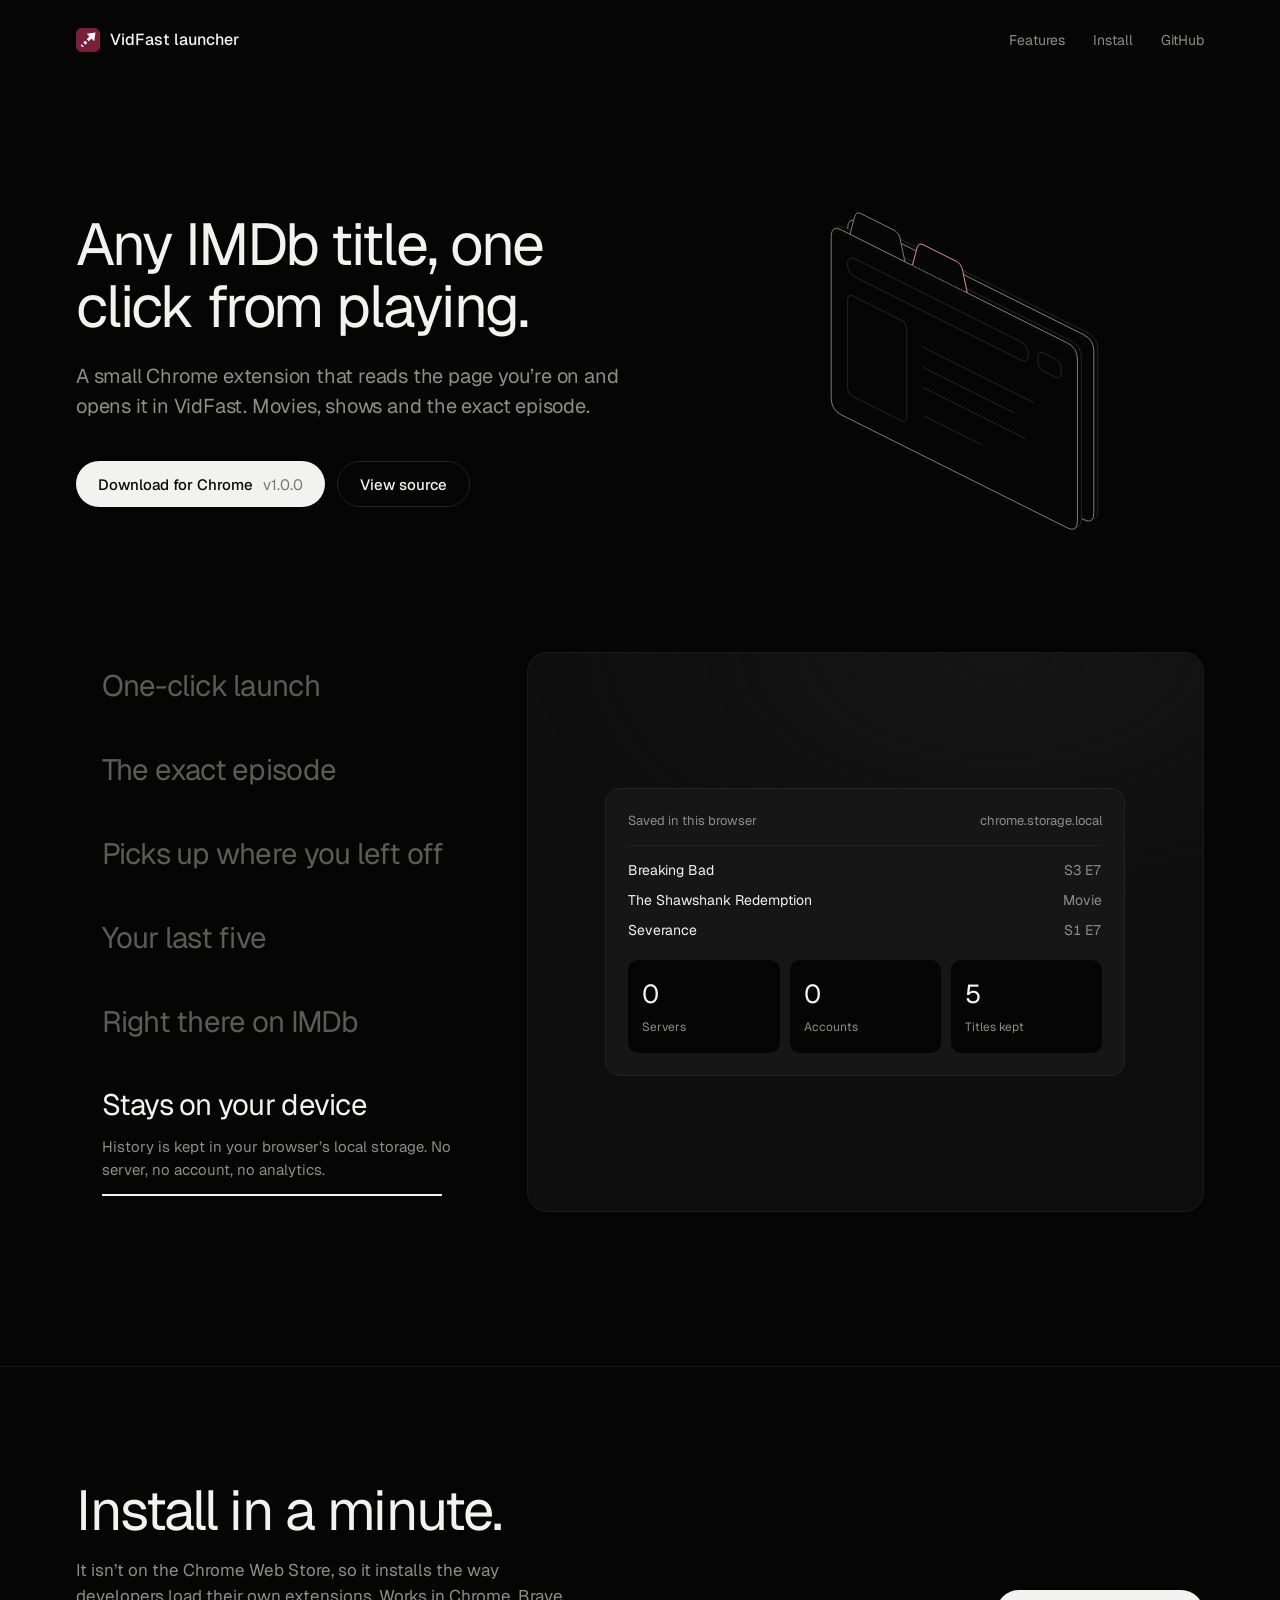
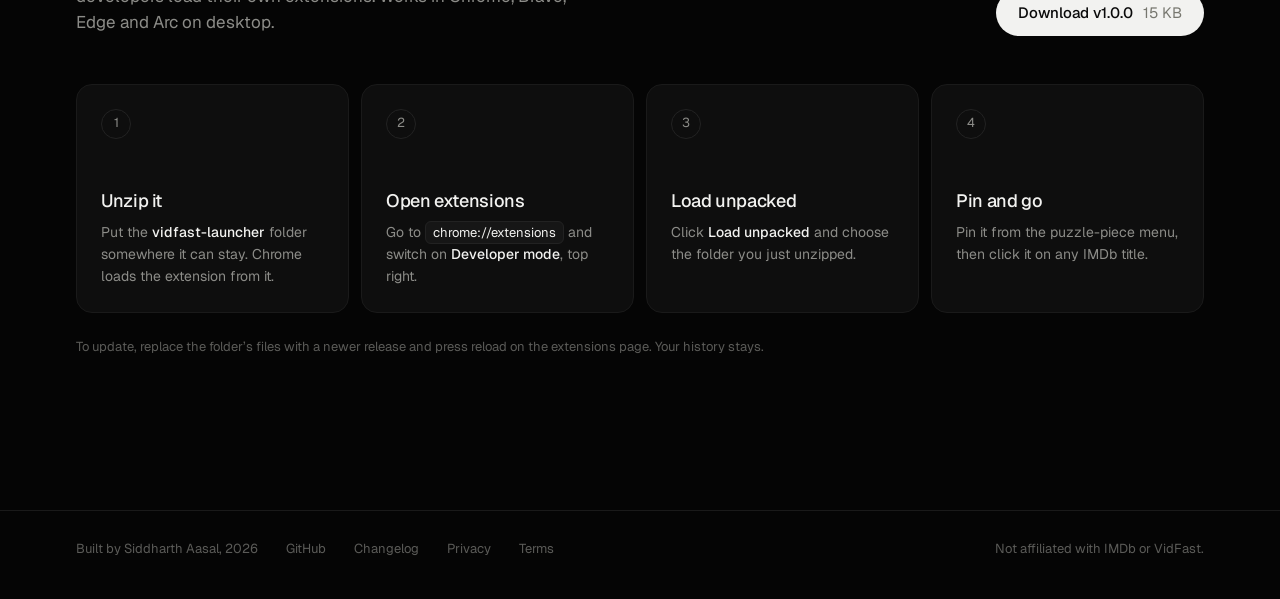
<file: docs/index.html>
<!doctype html>
<html lang="en">
<head>
  <meta charset="utf-8">
  <meta name="viewport" content="width=device-width, initial-scale=1">
  <title>VidFast launcher</title>
  <meta name="description" content="A small Chrome extension that opens the IMDb title you're on in VidFast with one click, and remembers your last five.">
  <meta name="theme-color" content="#050505">
  <meta property="og:title" content="VidFast launcher">
  <meta property="og:description" content="Any IMDb title, one click from playing. A small Chrome extension in plain JavaScript.">
  <meta property="og:type" content="website">
  <meta property="og:url" content="https://siddharthaasal.github.io/imdb-to-vidfast/">
  <meta property="og:image" content="https://siddharthaasal.github.io/imdb-to-vidfast/og.png">
  <meta property="og:image:width" content="1200">
  <meta property="og:image:height" content="630">
  <meta property="og:image:alt" content="VidFast launcher: imdb.com/title/tt0111161 becomes vidfast.pro/movie/tt0111161. Any IMDb title, one click from playing.">
  <meta name="twitter:card" content="summary_large_image">
  <link rel="icon" href="data:image/svg+xml,%3Csvg xmlns='http://www.w3.org/2000/svg' viewBox='0 0 128 128'%3E%3Crect width='128' height='128' rx='30' fill='%237A1E3A'/%3E%3Cg fill='%23fff'%3E%3Cpolygon points='104,24 96.93,70.67 57.33,31.07'/%3E%3Cpolygon points='83.49,55.82 68.64,70.67 57.33,59.36 72.18,44.51'/%3E%3Cpolygon points='60.16,79.15 50.26,89.05 38.95,77.74 48.85,67.84'/%3E%3Cpolygon points='41.77,97.54 36.12,103.2 24.8,91.88 30.46,86.23'/%3E%3C/g%3E%3C/svg%3E">
  <link rel="preconnect" href="https://fonts.googleapis.com">
  <link rel="preconnect" href="https://fonts.gstatic.com" crossorigin>
  <link href="https://fonts.googleapis.com/css2?family=Geist:wght@300;400;500;600&display=swap" rel="stylesheet">
  <style>
    :root {
      color-scheme: dark;
      --bg: #050505;
      --panel: #0e0e0e;
      --raised: #161616;
      --raised-2: #1d1d1d;
      --line: #222222;
      --line-soft: #1a1a1a;
      --text: #f2f2f0;
      --muted: #8c8c88;
      --dim: #5b5b58;
      --brand: #7a1e3a;
      --brand-light: #e48aa4;
      --font: 'Geist', -apple-system, BlinkMacSystemFont, 'Segoe UI', system-ui, sans-serif;
      --max: 1240px;
      --gutter: clamp(16px, 4.5vw, 56px);
      --cycle: 6s;
    }

    *, *::before, *::after { box-sizing: border-box; }

    html { -webkit-text-size-adjust: 100%; scroll-behavior: smooth; }

    body {
      margin: 0;
      background: var(--bg);
      color: var(--text);
      font: 400 16px/1.55 var(--font);
      -webkit-font-smoothing: antialiased;
    }

    a { color: inherit; text-decoration: none; }
    b { font-weight: 500; }

    .wrap {
      max-width: var(--max);
      margin: 0 auto;
      padding: 0 var(--gutter);
    }

    .mark { display: block; flex: none; }

    /* ---------- Top bar ---------- */

    .bar {
      display: flex;
      align-items: center;
      gap: 12px;
      padding-top: 28px;
      padding-bottom: 28px;
    }

    .brand {
      display: flex;
      align-items: center;
      gap: 10px;
      font-weight: 500;
    }

    .bar nav {
      margin-left: auto;
      display: flex;
      gap: 28px;
      font-size: 14px;
      color: var(--muted);
    }

    .bar nav a:hover { color: var(--text); }

    /* ---------- Hero ---------- */

    .hero {
      display: grid;
      grid-template-columns: minmax(0, 6fr) minmax(0, 5fr);
      align-items: center;
      gap: clamp(32px, 5vw, 72px);
      padding-top: clamp(40px, 7vw, 96px);
      padding-bottom: clamp(64px, 8vw, 112px);
    }

    /* The hero drawing: a Hairline figure (docs/figures/dock.js on docs/vendor/hairline-kernel.js) */
    .figure {
      position: relative;
      --hairline-plate: var(--bg);
      --hairline-hi: var(--brand-light);
      --hairline-edge: #7c7c77;
      --hairline-mid: #44443f;
      --hairline-lo: #252524;
      --hairline-stroke: 1;
    }

    /* The drawing fills about a third of its 5:4 box, so the box is drawn larger than the column. */
    #figure-stage {
      width: 128%;
      margin: -12% -14% -12% -14%;
    }

    .figure-read {
      position: absolute;
      right: 2%;
      top: 6%;
      z-index: 1;
      color: var(--dim);
      font-size: 12px;
      font-variant-numeric: tabular-nums;
      letter-spacing: 0.02em;
      pointer-events: none;
    }

    h1, h2 {
      margin: 0;
      font-weight: 400;
      letter-spacing: -0.035em;
    }

    h1 {
      max-width: 18ch;
      font-size: clamp(36px, 4.6vw, 60px);
      line-height: 1.06;
    }

    .sub {
      max-width: 30em;
      margin: 24px 0 0;
      color: var(--muted);
      font-size: clamp(17px, 1.6vw, 20px);
      line-height: 1.5;
      letter-spacing: -0.01em;
    }

    .actions {
      display: flex;
      flex-wrap: wrap;
      align-items: center;
      gap: 12px;
      margin-top: 40px;
    }

    .btn {
      display: inline-flex;
      align-items: center;
      gap: 10px;
      height: 46px;
      padding: 0 22px;
      border-radius: 999px;
      font-size: 15px;
      font-weight: 500;
      transition: background-color 160ms ease, border-color 160ms ease;
    }

    .btn-primary { background: var(--text); color: #0a0a0a; }
    .btn-primary:hover { background: #ffffff; }
    .btn-primary span { color: #77776f; font-weight: 400; }

    .btn-ghost { border: 1px solid var(--line); color: var(--text); }
    .btn-ghost:hover { border-color: #3a3a3a; }

    /* ---------- Features ---------- */

    .features {
      display: grid;
      grid-template-columns: minmax(0, 4fr) minmax(0, 7fr);
      gap: clamp(32px, 5vw, 80px);
      align-items: stretch;
      padding-bottom: clamp(96px, 12vw, 160px);
    }

    .tabs {
      display: flex;
      flex-direction: column;
      justify-content: center;
      gap: 6px;
      padding-left: clamp(0px, 2vw, 28px);
    }

    .tab {
      display: block;
      width: 100%;
      padding: 14px 0;
      border: 0;
      background: none;
      color: var(--dim);
      font: inherit;
      text-align: left;
      cursor: pointer;
      transition: color 200ms ease;
    }

    .tab:hover { color: var(--muted); }

    .tab-title {
      display: inline-block;
      font-size: clamp(22px, 2.3vw, 30px);
      line-height: 1.2;
      letter-spacing: -0.025em;
    }

    .tab-body {
      display: grid;
      grid-template-rows: 0fr;
      transition: grid-template-rows 320ms ease;
    }

    .tab-body > span { overflow: hidden; }

    .tab-body p {
      max-width: 26em;
      margin: 0;
      padding-top: 12px;
      color: var(--muted);
      font-size: 15px;
      line-height: 1.55;
    }

    .tab-track {
      position: relative;
      display: block;
      height: 2px;
      margin-top: 12px;
      max-width: 340px;
      background: var(--line);
      opacity: 0;
      transition: opacity 200ms ease;
    }

    .tab-track i {
      position: absolute;
      inset: 0 auto 0 0;
      width: 0;
      background: var(--text);
    }

    .tab.is-active { color: var(--text); cursor: default; }
    .tab.is-active .tab-body { grid-template-rows: 1fr; }
    .tab.is-active .tab-track { opacity: 1; }
    .tab.is-active .tab-track i { animation: fill var(--cycle) linear forwards; }
    .features.is-paused .tab.is-active .tab-track i { animation-play-state: paused; }
    .features.is-static .tab.is-active .tab-track i { animation: none; width: 100%; }

    @keyframes fill { to { width: 100%; } }

    .stage {
      position: relative;
      min-height: 560px;
      border: 1px solid var(--line-soft);
      border-radius: 20px;
      background:
        radial-gradient(120% 80% at 70% 0%, #151515 0%, transparent 60%),
        var(--panel);
      overflow: hidden;
    }

    .scene {
      position: absolute;
      inset: 0;
      display: grid;
      place-items: center;
      padding: clamp(24px, 4vw, 56px);
      opacity: 0;
      visibility: hidden;
      transform: translateY(8px);
      transition: opacity 360ms ease, transform 360ms ease, visibility 0s linear 360ms;
    }

    .scene.is-active {
      opacity: 1;
      visibility: visible;
      transform: none;
      transition: opacity 360ms ease 80ms, transform 360ms ease 80ms, visibility 0s;
    }

    /* Shared scene pieces */

    .window {
      width: min(100%, 560px);
      border: 1px solid var(--line);
      border-radius: 14px;
      background: var(--raised);
      box-shadow: 0 30px 80px -20px rgba(0, 0, 0, 0.8);
      overflow: hidden;
    }

    .chrome-row {
      display: flex;
      align-items: center;
      gap: 10px;
      padding: 10px 12px;
      border-bottom: 1px solid var(--line);
    }

    .dots { display: flex; gap: 6px; }
    .dots i { width: 9px; height: 9px; border-radius: 50%; background: #2c2c2c; }

    .omni {
      flex: 1;
      min-width: 0;
      height: 30px;
      padding: 0 14px;
      border-radius: 999px;
      background: var(--bg);
      color: var(--muted);
      font-size: 13px;
      line-height: 30px;
      white-space: nowrap;
      overflow: hidden;
      text-overflow: ellipsis;
    }

    .omni b { color: var(--text); font-weight: 400; }

    .tool {
      position: relative;
      display: grid;
      place-items: center;
      width: 30px;
      height: 30px;
      border-radius: 8px;
    }

    .tool.is-target::after {
      content: '';
      position: absolute;
      inset: -3px;
      border: 1.5px solid var(--brand-light);
      border-radius: 10px;
      opacity: 0;
    }

    .page {
      padding: 22px;
      display: grid;
      grid-template-columns: 88px 1fr;
      gap: 18px;
    }

    .poster { height: 128px; border-radius: 8px; background: var(--raised-2); }

    .page h3 {
      margin: 2px 0 6px;
      font-size: 19px;
      font-weight: 500;
      letter-spacing: -0.02em;
    }

    .page .meta { color: var(--muted); font-size: 13px; }

    .bars { margin-top: 16px; display: grid; gap: 8px; }
    .bars i { display: block; height: 7px; border-radius: 4px; background: var(--raised-2); }

    .caption {
      position: absolute;
      left: clamp(24px, 3vw, 32px);
      right: clamp(24px, 3vw, 32px);
      bottom: clamp(20px, 3vw, 28px);
      color: var(--dim);
      font-size: 13px;
    }

    /* Scene 1: one click */

    .tabs-row {
      display: flex;
      gap: 4px;
      padding: 8px 12px 0;
    }

    .tabs-row span {
      padding: 6px 12px;
      border-radius: 8px 8px 0 0;
      color: var(--muted);
      font-size: 12px;
      white-space: nowrap;
    }

    .tabs-row .on { background: var(--raised-2); color: var(--text); }

    .tabs-row .new-tab {
      width: 0;
      padding: 6px 0;
      overflow: hidden;
      opacity: 0;
    }

    .shot { display: grid; }
    .shot > * { grid-area: 1 / 1; }

    .player {
      display: grid;
      place-items: center;
      background: #000;
      color: var(--dim);
      font-size: 13px;
      opacity: 0;
    }

    .omni { position: relative; }
    .omni .url-vf { position: absolute; left: 14px; opacity: 0; }

    .scene.is-active .tool.is-target::after { animation: ring 700ms ease 900ms 1 forwards; }
    .scene.is-active .new-tab { animation: open-tab 380ms ease 1600ms forwards; }
    .scene.is-active .player { animation: appear 300ms ease 1800ms forwards; }
    .scene.is-active .tabs-row .first { animation: tab-off 1ms linear 1800ms forwards; }
    .scene.is-active .omni .url-imdb { animation: vanish 200ms ease 1800ms forwards; }
    .scene.is-active .omni .url-vf { animation: appear 200ms ease 1900ms forwards; }

    @keyframes ring { 0% { opacity: 0; transform: scale(1.35); } 40% { opacity: 1; transform: scale(1); } 100% { opacity: 0; } }
    @keyframes open-tab { to { width: 96px; padding: 6px 12px; opacity: 1; } }
    @keyframes appear { to { opacity: 1; } }
    @keyframes tab-off { to { background: transparent; color: var(--muted); } }
    @keyframes vanish { to { opacity: 0; } }

    /* Scene 2: exact episode */

    .resolve {
      width: min(100%, 520px);
      display: grid;
      gap: 10px;
    }

    .resolve .row {
      display: grid;
      grid-template-columns: 96px 1fr auto;
      align-items: center;
      gap: 16px;
      padding: 15px 18px;
      border: 1px solid var(--line);
      border-radius: 12px;
      background: var(--raised);
      font-size: 14px;
    }

    .resolve .k { color: var(--muted); font-size: 13px; }
    .resolve .v { font-variant-numeric: tabular-nums; }
    .resolve .no .v { color: var(--dim); text-decoration: line-through; }
    .resolve .note { color: var(--dim); font-size: 12px; }
    .resolve .yes .note { color: var(--brand-light); }

    .resolve .result {
      margin-top: 6px;
      padding: 18px;
      border-radius: 12px;
      background: var(--brand);
      color: #fff;
      font-size: 15px;
      font-variant-numeric: tabular-nums;
    }

    .resolve .result span { display: block; margin-bottom: 4px; color: rgba(255, 255, 255, 0.65); font-size: 12px; }

    .scene.is-active .resolve > * { animation: rise 420ms ease both; }
    .scene.is-active .resolve > :nth-child(2) { animation-delay: 120ms; }
    .scene.is-active .resolve > :nth-child(3) { animation-delay: 240ms; }
    .scene.is-active .resolve > :nth-child(4) { animation-delay: 360ms; }
    .scene.is-active .resolve > :nth-child(5) { animation-delay: 560ms; }

    @keyframes rise { from { opacity: 0; transform: translateY(10px); } to { opacity: 1; transform: none; } }

    /* Scene 3: resume */

    .resume {
      width: min(100%, 540px);
      display: grid;
      grid-template-columns: 1fr auto 1fr;
      align-items: center;
      gap: 18px;
    }

    .card {
      padding: 20px;
      border: 1px solid var(--line);
      border-radius: 14px;
      background: var(--raised);
    }

    .card .k { color: var(--dim); font-size: 12px; }
    .card .t { margin-top: 10px; font-size: 18px; font-weight: 500; letter-spacing: -0.02em; }
    .card .d { margin-top: 4px; color: var(--muted); font-size: 13px; }

    .card .ep {
      display: inline-block;
      margin-top: 14px;
      padding: 4px 9px;
      border-radius: 6px;
      background: var(--raised-2);
      font-size: 13px;
      font-variant-numeric: tabular-nums;
    }

    .card.out { border-color: #3a1b26; background: #170d11; }
    .card.out .ep { background: var(--brand); color: #fff; }
    .card .was { margin-left: 8px; color: var(--dim); font-size: 12px; text-decoration: line-through; }

    .arrow { color: var(--dim); font-size: 20px; }

    .scene.is-active .card.out { animation: rise 420ms ease 300ms both; }

    /* Scene 4: popup (mirrors popup.css in dark mode) */

    .popup {
      width: 320px;
      max-width: 100%;
      border-radius: 12px;
      background: #1b1b1b;
      color: #f2f2ef;
      font-size: 13px;
      line-height: 1.35;
      box-shadow: 0 0 0 1px #2c2c2c, 0 30px 80px -20px rgba(0, 0, 0, 0.9);
      overflow: hidden;
    }

    .popup header {
      display: flex;
      align-items: center;
      gap: 8px;
      padding: 12px 14px 10px;
      border-bottom: 1px solid #2c2c2c;
    }

    .popup .name { font-weight: 600; letter-spacing: -0.01em; }
    .popup .section { margin-left: auto; color: #6e6e6a; font-size: 11px; font-weight: 500; letter-spacing: 0.04em; text-transform: uppercase; }
    .popup ul { list-style: none; margin: 0; padding: 6px; }
    .popup li { display: flex; align-items: center; gap: 10px; padding: 8px 8px 8px 10px; border-radius: 8px; }
    .popup li.hl { background: #262626; }
    .popup .txt { flex: 1; min-width: 0; }
    .popup .ttl { display: block; overflow: hidden; white-space: nowrap; text-overflow: ellipsis; font-weight: 500; }
    .popup .mt { display: block; margin-top: 1px; color: #9b9b96; font-size: 11.5px; }
    .popup .tag { padding: 2px 6px; border-radius: 5px; background: #2a2a2a; color: #9b9b96; font-size: 11px; font-weight: 500; font-variant-numeric: tabular-nums; }
    .popup li.hl .tag { background: #1b1b1b; }
    .popup .x { width: 20px; color: #6e6e6a; text-align: center; visibility: hidden; }
    .popup li.hl .x { visibility: visible; }

    .scene.is-active .popup li { animation: rise 380ms ease both; }
    .scene.is-active .popup li:nth-child(2) { animation-delay: 80ms; }
    .scene.is-active .popup li:nth-child(3) { animation-delay: 160ms; }
    .scene.is-active .popup li:nth-child(4) { animation-delay: 240ms; }
    .scene.is-active .popup li:nth-child(5) { animation-delay: 320ms; }

    /* Scene 5: right-click menu */

    .menu-wrap { width: min(100%, 420px); }

    .toolbar {
      display: flex;
      align-items: center;
      gap: 8px;
      padding: 10px 12px;
      border: 1px solid var(--line);
      border-radius: 12px;
      background: var(--raised);
    }

    .menu {
      margin: 8px 0 0 auto;
      width: 280px;
      max-width: 100%;
      padding: 6px;
      border: 1px solid var(--line);
      border-radius: 10px;
      background: #1a1a1a;
      box-shadow: 0 30px 80px -20px rgba(0, 0, 0, 0.9);
      font-size: 13px;
    }

    .menu div { padding: 8px 10px; border-radius: 6px; }
    .menu div.hl { background: var(--brand); }
    .menu .sep { height: 1px; padding: 0; margin: 6px 4px; background: var(--line); }
    .menu .sys { color: var(--dim); }

    .scene.is-active .menu { animation: rise 320ms ease 200ms both; }

    /* Scene 6: local only */

    .store {
      width: min(100%, 520px);
      padding: 22px;
      border: 1px solid var(--line);
      border-radius: 14px;
      background: var(--raised);
    }

    .store .head {
      display: flex;
      justify-content: space-between;
      gap: 16px;
      color: var(--muted);
      font-size: 13px;
    }

    .store .entry {
      display: grid;
      grid-template-columns: 1fr auto;
      gap: 8px 16px;
      margin-top: 14px;
      padding-top: 14px;
      border-top: 1px solid var(--line);
      font-size: 14px;
      font-variant-numeric: tabular-nums;
    }

    .store .entry span:nth-child(even) { color: var(--muted); text-align: right; }

    .stats {
      display: grid;
      grid-template-columns: repeat(3, 1fr);
      gap: 10px;
      margin-top: 18px;
    }

    .stat { padding: 14px; border-radius: 10px; background: var(--bg); }
    .stat strong { display: block; font-size: 26px; font-weight: 400; letter-spacing: -0.03em; }
    .stat span { color: var(--muted); font-size: 12px; }

    .scene.is-active .stat { animation: rise 380ms ease both; }
    .scene.is-active .stat:nth-child(2) { animation-delay: 100ms; }
    .scene.is-active .stat:nth-child(3) { animation-delay: 200ms; }

    /* ---------- Install ---------- */

    .install {
      padding-top: clamp(72px, 9vw, 120px);
      padding-bottom: clamp(96px, 12vw, 160px);
      border-top: 1px solid var(--line-soft);
    }

    .install-head {
      display: flex;
      flex-wrap: wrap;
      align-items: end;
      justify-content: space-between;
      gap: 24px 48px;
      margin-bottom: 48px;
    }

    h2 {
      font-size: clamp(34px, 4.6vw, 56px);
      line-height: 1.05;
    }

    .install-head p {
      max-width: 30em;
      margin: 16px 0 0;
      color: var(--muted);
      font-size: 17px;
    }

    .steps {
      display: grid;
      grid-template-columns: repeat(4, minmax(0, 1fr));
      gap: 12px;
      margin: 0;
      padding: 0;
      list-style: none;
      counter-reset: step;
    }

    .steps li {
      display: flex;
      flex-direction: column;
      min-height: 220px;
      padding: 24px;
      border: 1px solid var(--line-soft);
      border-radius: 16px;
      background: var(--panel);
      counter-increment: step;
    }

    .steps li::before {
      content: counter(step);
      display: grid;
      place-items: center;
      width: 30px;
      height: 30px;
      border: 1px solid var(--line);
      border-radius: 50%;
      color: var(--muted);
      font-size: 13px;
    }

    .steps h3 {
      margin: 48px 0 8px;
      font-size: 18px;
      font-weight: 500;
      letter-spacing: -0.02em;
    }

    .steps p { margin: 0; color: var(--muted); font-size: 14px; }
    .steps b { color: var(--text); }

    .kbd {
      padding: 2px 7px;
      border: 1px solid var(--line);
      border-radius: 6px;
      background: var(--raised);
      color: var(--text);
      font-size: 13px;
      white-space: nowrap;
    }

    .fine {
      margin: 24px 0 0;
      color: var(--dim);
      font-size: 13px;
    }

    /* ---------- Footer ---------- */

    footer { border-top: 1px solid var(--line-soft); }

    footer .wrap {
      display: flex;
      flex-wrap: wrap;
      gap: 8px 28px;
      padding-top: 28px;
      padding-bottom: 40px;
      color: var(--dim);
      font-size: 13px;
    }

    footer a:hover { color: var(--text); }
    footer .end { margin-left: auto; }

    :focus-visible {
      outline: 2px solid var(--brand-light);
      outline-offset: 4px;
      border-radius: 6px;
    }

    /* ---------- Small screens ---------- */

    @media (max-width: 900px) {
      .hero { grid-template-columns: 1fr; }
      .figure { max-width: 520px; width: 100%; justify-self: center; overflow-x: clip; /* the stage is wider than the column */ }
      .features { grid-template-columns: 1fr; }
      .tabs { padding-left: 0; }
      .stage { min-height: 480px; }
      .steps { grid-template-columns: repeat(2, minmax(0, 1fr)); }
    }

    @media (max-width: 560px) {
      .bar nav a.hide-sm { display: none; }
      .stage { min-height: 440px; }
      .page { grid-template-columns: 64px 1fr; padding: 16px; }
      .poster { height: 96px; }
      .caption { display: none; }
      .resolve .row { grid-template-columns: 1fr auto; gap: 4px 12px; }
      .resolve .row .k { grid-column: 1 / -1; }
      .resume { grid-template-columns: 1fr; }
      .arrow { transform: rotate(90deg); justify-self: center; }
      .stat strong { font-size: 20px; }
      .steps { grid-template-columns: 1fr; }
      .steps li { min-height: 0; }
      .steps h3 { margin-top: 24px; }
      footer .end { margin-left: 0; }
    }

    @media (prefers-reduced-motion: reduce) {
      *, *::before, *::after {
        animation-duration: 1ms !important;
        animation-delay: 0ms !important;
        transition-duration: 1ms !important;
      }
    }
  </style>
</head>
<body>

  <svg width="0" height="0" style="position:absolute" aria-hidden="true">
    <symbol id="mark" viewBox="0 0 128 128">
      <rect width="128" height="128" rx="30" fill="#7A1E3A"/>
      <g fill="#fff">
        <polygon points="104,24 96.93,70.67 57.33,31.07"/>
        <polygon points="83.49,55.82 68.64,70.67 57.33,59.36 72.18,44.51"/>
        <polygon points="60.16,79.15 50.26,89.05 38.95,77.74 48.85,67.84"/>
        <polygon points="41.77,97.54 36.12,103.2 24.8,91.88 30.46,86.23"/>
      </g>
    </symbol>
  </svg>

  <header class="wrap bar">
    <a class="brand" href="#">
      <svg class="mark" width="24" height="24" aria-hidden="true"><use href="#mark"/></svg>
      VidFast launcher
    </a>
    <nav>
      <a class="hide-sm" href="#features">Features</a>
      <a class="hide-sm" href="#install">Install</a>
      <a href="https://github.com/siddharthaasal/imdb-to-vidfast">GitHub</a>
    </nav>
  </header>

  <main>
    <section class="wrap hero">
      <div>
        <h1>Any IMDb title, one click from playing.</h1>
        <p class="sub">A small Chrome extension that reads the page you’re on and opens it in VidFast. Movies, shows and the exact episode.</p>
        <div class="actions">
          <a class="btn btn-primary" href="https://github.com/siddharthaasal/imdb-to-vidfast/releases/download/v1.0.0/vidfast-launcher-v1.0.0.zip">Download for Chrome <span>v1.0.0</span></a>
          <a class="btn btn-ghost" href="https://github.com/siddharthaasal/imdb-to-vidfast">View source</a>
        </div>
      </div>
      <div class="figure">
        <span class="figure-read" id="figure-read" aria-hidden="true"></span>
        <div id="figure-stage"></div>
      </div>
    </section>

    <section class="wrap features" id="features" aria-label="Features">
      <div class="tabs" role="tablist" aria-orientation="vertical">
        <button class="tab is-active" role="tab" aria-selected="true" aria-controls="scene-1" id="tab-1">
          <span class="tab-title">One-click launch</span>
          <span class="tab-body"><span><p>On any IMDb title page, click the icon. VidFast opens in the tab right next to yours.</p></span></span>
          <span class="tab-track"><i></i></span>
        </button>
        <button class="tab" role="tab" aria-selected="false" aria-controls="scene-2" id="tab-2" tabindex="-1">
          <span class="tab-title">The exact episode</span>
          <span class="tab-body"><span><p>An episode has its own IMDb ID, but the player needs the show’s. The extension works out the series, season and episode for you.</p></span></span>
          <span class="tab-track"><i></i></span>
        </button>
        <button class="tab" role="tab" aria-selected="false" aria-controls="scene-3" id="tab-3" tabindex="-1">
          <span class="tab-title">Picks up where you left off</span>
          <span class="tab-body"><span><p>Open a show’s main page again and it continues from your last episode, not from the pilot.</p></span></span>
          <span class="tab-track"><i></i></span>
        </button>
        <button class="tab" role="tab" aria-selected="false" aria-controls="scene-4" id="tab-4" tabindex="-1">
          <span class="tab-title">Your last five</span>
          <span class="tab-body"><span><p>Click the icon on any other site to see your recent titles. One entry per show, so a binge doesn’t crowd out the rest.</p></span></span>
          <span class="tab-track"><i></i></span>
        </button>
        <button class="tab" role="tab" aria-selected="false" aria-controls="scene-5" id="tab-5" tabindex="-1">
          <span class="tab-title">Right there on IMDb</span>
          <span class="tab-body"><span><p>On IMDb a click launches, so your history lives in the icon’s right-click menu instead.</p></span></span>
          <span class="tab-track"><i></i></span>
        </button>
        <button class="tab" role="tab" aria-selected="false" aria-controls="scene-6" id="tab-6" tabindex="-1">
          <span class="tab-title">Stays on your device</span>
          <span class="tab-body"><span><p>History is kept in your browser’s local storage. No server, no account, no analytics.</p></span></span>
          <span class="tab-track"><i></i></span>
        </button>
      </div>

      <div class="stage">
        <!-- 1 · One click -->
        <div class="scene is-active" id="scene-1" role="tabpanel" aria-labelledby="tab-1">
          <div class="window">
            <div class="tabs-row">
              <span class="on first">The Shawshank Re…</span>
              <span class="on new-tab">VidFast</span>
            </div>
            <div class="chrome-row">
              <span class="dots"><i></i><i></i><i></i></span>
              <span class="omni"><span class="url-imdb">imdb.com/title/<b>tt0111161</b></span><span class="url-vf">vidfast.pro/movie/<b>tt0111161</b></span></span>
              <span class="tool is-target"><svg class="mark" width="18" height="18" aria-hidden="true"><use href="#mark"/></svg></span>
            </div>
            <div class="shot">
              <div class="page">
                <div class="poster"></div>
                <div>
                  <h3>The Shawshank Redemption</h3>
                  <div class="meta">1994 · Movie · 2h 22m</div>
                  <div class="bars"><i style="width:92%"></i><i style="width:80%"></i><i style="width:86%"></i><i style="width:48%"></i></div>
                </div>
              </div>
              <div class="player">Playing in VidFast</div>
            </div>
          </div>
          <span class="caption">imdb.com/title/tt0111161 → vidfast.pro/movie/tt0111161</span>
        </div>

        <!-- 2 · Exact episode -->
        <div class="scene" id="scene-2" role="tabpanel" aria-labelledby="tab-2">
          <div class="resolve">
            <div class="row no"><span class="k">Episode ID</span><span class="v">tt1232248</span><span class="note">Not used</span></div>
            <div class="row yes"><span class="k">Series</span><span class="v">Breaking Bad · tt0903747</span><span class="note">Found</span></div>
            <div class="row yes"><span class="k">Season</span><span class="v">2</span><span class="note">Found</span></div>
            <div class="row yes"><span class="k">Episode</span><span class="v">5 · Breakage</span><span class="note">Found</span></div>
            <div class="result"><span>Opens</span>vidfast.pro/tv/tt0903747/2/5</div>
          </div>
        </div>

        <!-- 3 · Resume -->
        <div class="scene" id="scene-3" role="tabpanel" aria-labelledby="tab-3">
          <div class="resume">
            <div class="card">
              <div class="k">You open</div>
              <div class="t">Breaking Bad</div>
              <div class="d">The show’s main page</div>
              <div class="ep">Last opened S3 E7</div>
            </div>
            <span class="arrow" aria-hidden="true">→</span>
            <div class="card out">
              <div class="k">VidFast plays</div>
              <div class="t">Breaking Bad</div>
              <div class="d">Right where you were</div>
              <div class="ep">S3 E7</div><span class="was">S1 E1</span>
            </div>
          </div>
        </div>

        <!-- 4 · Popup -->
        <div class="scene" id="scene-4" role="tabpanel" aria-labelledby="tab-4">
          <div class="popup">
            <header>
              <svg class="mark" width="18" height="18" aria-hidden="true"><use href="#mark"/></svg>
              <span class="name">VidFast</span>
              <span class="section">Recent</span>
            </header>
            <ul>
              <li class="hl"><span class="txt"><span class="ttl">Breaking Bad</span><span class="mt">Series · 12 min ago</span></span><span class="tag">S3 E7</span><span class="x">×</span></li>
              <li><span class="txt"><span class="ttl">The Shawshank Redemption</span><span class="mt">Movie · 3 h ago</span></span><span class="x">×</span></li>
              <li><span class="txt"><span class="ttl">Severance</span><span class="mt">Series · Yesterday</span></span><span class="tag">S1 E7</span><span class="x">×</span></li>
              <li><span class="txt"><span class="ttl">Past Lives</span><span class="mt">Movie · 4 days ago</span></span><span class="x">×</span></li>
              <li><span class="txt"><span class="ttl">Dark</span><span class="mt">Series · 6 days ago</span></span><span class="tag">S2 E1</span><span class="x">×</span></li>
            </ul>
          </div>
        </div>

        <!-- 5 · Right-click -->
        <div class="scene" id="scene-5" role="tabpanel" aria-labelledby="tab-5">
          <div class="menu-wrap">
            <div class="toolbar">
              <span class="omni">imdb.com/title/<b>tt0903747</b></span>
              <span class="tool"><svg class="mark" width="18" height="18" aria-hidden="true"><use href="#mark"/></svg></span>
            </div>
            <div class="menu">
              <div class="hl">Breaking Bad · S3 E7</div>
              <div>The Shawshank Redemption</div>
              <div>Severance · S1 E7</div>
              <div>Past Lives</div>
              <div>Dark · S2 E1</div>
              <div class="sep"></div>
              <div class="sys">Manage extension</div>
            </div>
          </div>
        </div>

        <!-- 6 · Local only -->
        <div class="scene" id="scene-6" role="tabpanel" aria-labelledby="tab-6">
          <div class="store">
            <div class="head"><span>Saved in this browser</span><span>chrome.storage.local</span></div>
            <div class="entry">
              <span>Breaking Bad</span><span>S3 E7</span>
              <span>The Shawshank Redemption</span><span>Movie</span>
              <span>Severance</span><span>S1 E7</span>
            </div>
            <div class="stats">
              <div class="stat"><strong>0</strong><span>Servers</span></div>
              <div class="stat"><strong>0</strong><span>Accounts</span></div>
              <div class="stat"><strong>5</strong><span>Titles kept</span></div>
            </div>
          </div>
        </div>
      </div>
    </section>

    <section class="install" id="install">
      <div class="wrap">
        <div class="install-head">
          <div>
            <h2>Install in a minute.</h2>
            <p>It isn’t on the Chrome Web Store, so it installs the way developers load their own extensions. Works in Chrome, Brave, Edge and Arc on desktop.</p>
          </div>
          <a class="btn btn-primary" href="https://github.com/siddharthaasal/imdb-to-vidfast/releases/download/v1.0.0/vidfast-launcher-v1.0.0.zip">Download v1.0.0 <span>15 KB</span></a>
        </div>

        <ol class="steps">
          <li>
            <h3>Unzip it</h3>
            <p>Put the <b>vidfast-launcher</b> folder somewhere it can stay. Chrome loads the extension from it.</p>
          </li>
          <li>
            <h3>Open extensions</h3>
            <p>Go to <span class="kbd">chrome://extensions</span> and switch on <b>Developer mode</b>, top right.</p>
          </li>
          <li>
            <h3>Load unpacked</h3>
            <p>Click <b>Load unpacked</b> and choose the folder you just unzipped.</p>
          </li>
          <li>
            <h3>Pin and go</h3>
            <p>Pin it from the puzzle-piece menu, then click it on any IMDb title.</p>
          </li>
        </ol>
        <p class="fine">To update, replace the folder’s files with a newer release and press reload on the extensions page. Your history stays.</p>
        <!-- Screen recording slot, once it's ready:
        <video class="recording" src="install.mp4" autoplay muted loop playsinline></video> -->
      </div>
    </section>
  </main>

  <footer>
    <div class="wrap">
      <span>Built by Siddharth Aasal, 2026</span>
      <a href="https://github.com/siddharthaasal/imdb-to-vidfast">GitHub</a>
      <a href="changelog.html">Changelog</a>
      <a href="privacy.html">Privacy</a>
      <a href="terms.html">Terms</a>
      <span class="end">Not affiliated with IMDb or VidFast.</span>
    </div>
  </footer>

  <!-- Hero drawing: the Hairline engine (MIT, Lucas Marques; see vendor/hairline-LICENSE.txt) and our dock figure. -->
  <script src="vendor/hairline-kernel.js"></script>
  <script>
    /*
     * Hero drawing host. figures/dock.js registers itself with hairline(); it is
     * mounted into the stage once the page has loaded. Its tour walks it on its
     * own, gives way to a real pointer, and picks up again after it leaves.
     */
    (() => {
      let figure = null;
      window.hairline = (f) => { figure = f; };

      document.addEventListener('DOMContentLoaded', () => {
        if (!figure) return;
        const stage = document.getElementById('figure-stage');
        const readEl = document.getElementById('figure-read');
        HL.inject(document);
        stage.setAttribute('data-hairline', figure.name);
        stage.setAttribute('role', 'img');
        stage.setAttribute('aria-label', figure.means);
        const svg = HL.mk('svg', { viewBox: '0 0 400 320', 'aria-hidden': 'true' }, stage);
        let text = null;
        const read = {
          get textContent() { return text; },
          set textContent(v) { text = v == null ? '' : String(v); readEl.textContent = text === 'rest' ? '' : text; },
        };
        figure.mount({ stage, svg, read }, figure.range[1]);
        HL.tour(stage, figure.tour || HL.LAP);
      });
    })();
  </script>
  <script type="module" src="figures/dock.js"></script>

  <script>
    (() => {
      const section = document.querySelector('.features');
      const tabs = [...section.querySelectorAll('.tab')];
      const scenes = [...section.querySelectorAll('.scene')];
      let current = 0;

      // Reduced motion: no auto-advance, visitors switch features themselves.
      const still = window.matchMedia('(prefers-reduced-motion: reduce)').matches;
      if (still) section.classList.add('is-static');

      function restart(el) {
        el.classList.remove('is-active');
        void el.offsetWidth; // force reflow so CSS animations replay
        el.classList.add('is-active');
      }

      function show(index, { focus = false } = {}) {
        current = (index + tabs.length) % tabs.length;
        tabs.forEach((tab, i) => {
          const on = i === current;
          tab.setAttribute('aria-selected', on);
          tab.tabIndex = on ? 0 : -1;
          if (on) restart(tab); else tab.classList.remove('is-active');
        });
        scenes.forEach((scene, i) => {
          if (i === current) restart(scene); else scene.classList.remove('is-active');
        });
        if (focus) tabs[current].focus();
      }

      // The underline's fill animation drives the cycle: when it ends, move on.
      // Clicking a feature jumps to it and the cycle carries on from there.
      tabs.forEach((tab, i) => {
        tab.addEventListener('click', () => show(i));
        tab.querySelector('.tab-track i').addEventListener('animationend', () => {
          if (tabs[current] === tab) show(current + 1);
        });
        tab.addEventListener('keydown', (e) => {
          const step = { ArrowDown: 1, ArrowRight: 1, ArrowUp: -1, ArrowLeft: -1 }[e.key];
          if (step) {
            e.preventDefault();
            show(current + step, { focus: true });
          }
        });
      });

      // Only pause while the section is off screen or the tab is hidden,
      // so nobody misses the start of the cycle.
      let onScreen = true;
      const sync = () => section.classList.toggle('is-paused', !onScreen || document.hidden);
      if ('IntersectionObserver' in window) {
        new IntersectionObserver(([entry]) => { onScreen = entry.isIntersecting; sync(); }, { threshold: 0.15 })
          .observe(section);
      }
      document.addEventListener('visibilitychange', sync);
    })();
  </script>
</body>
</html>
</file>
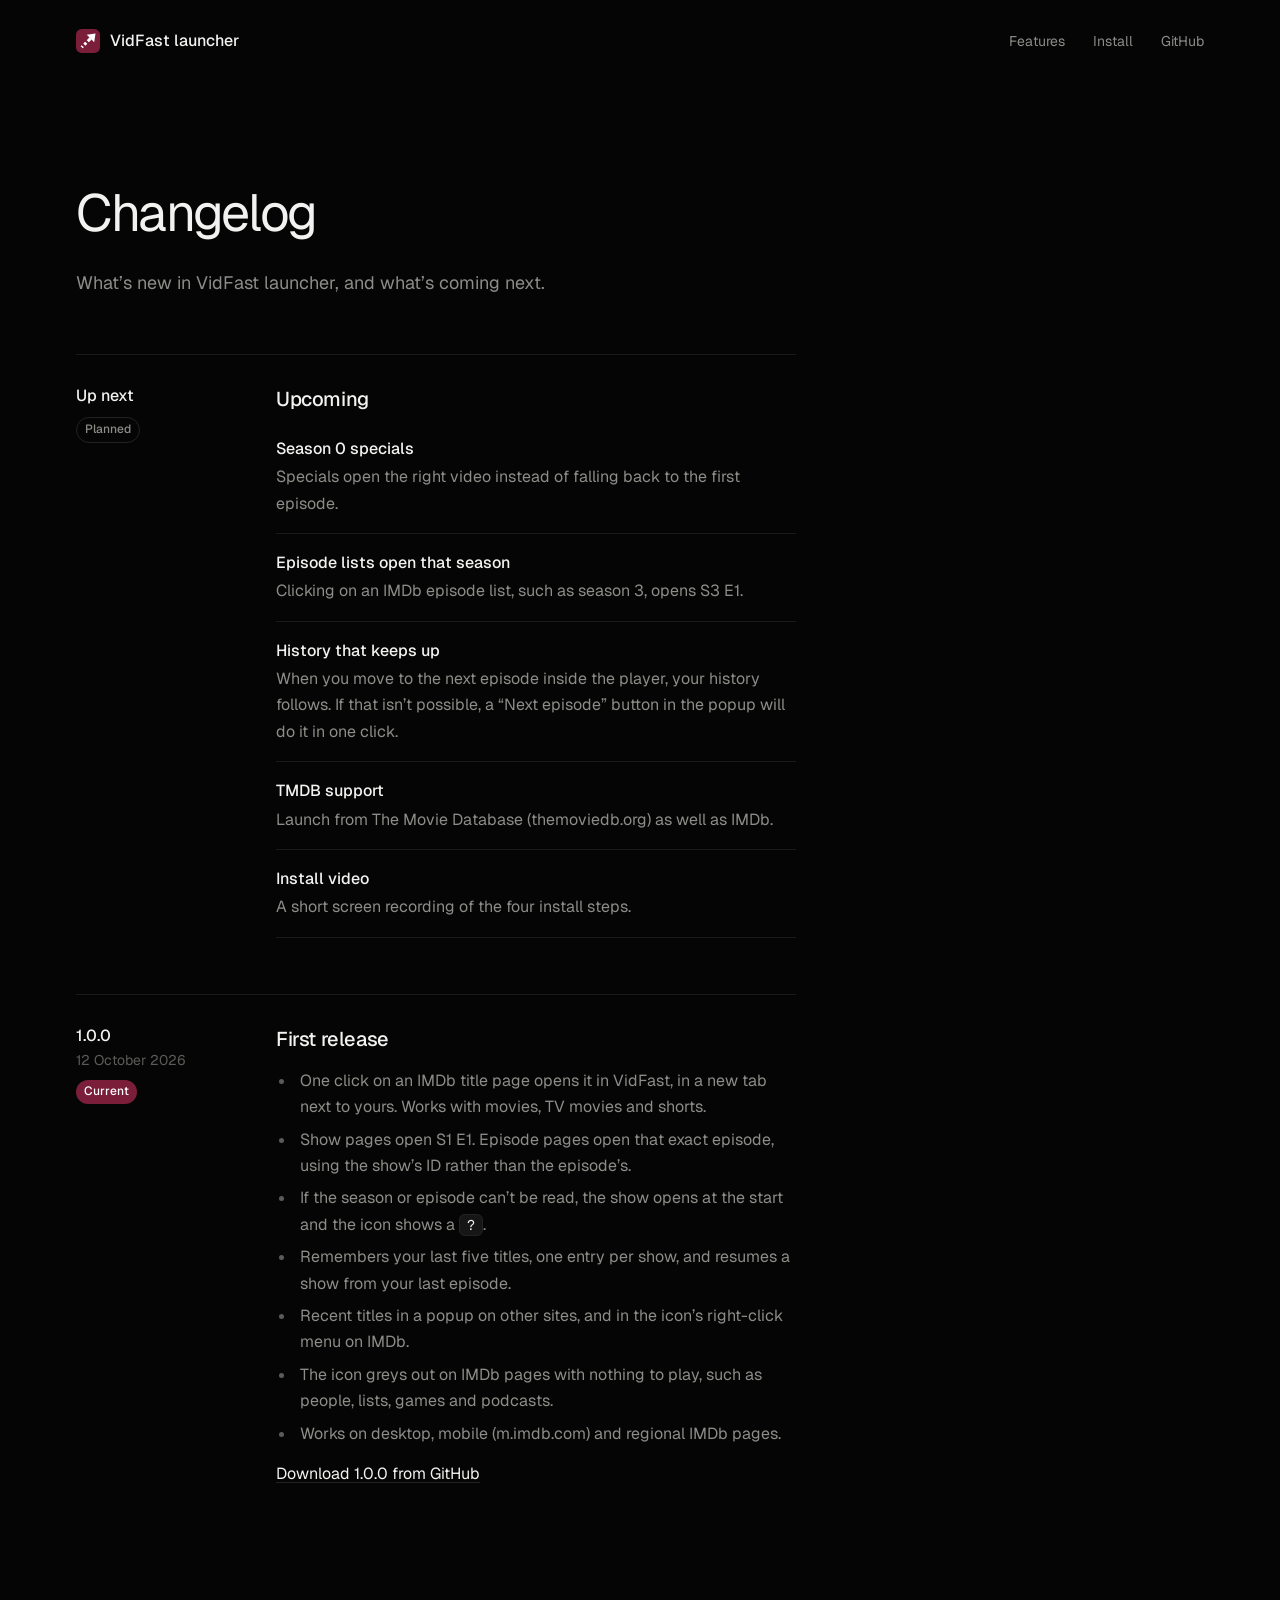
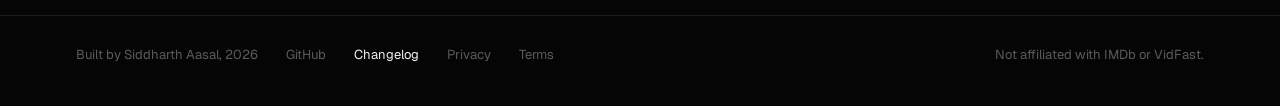
<file: docs/changelog.html>
<!doctype html>
<html lang="en">
<head>
  <meta charset="utf-8">
  <meta name="viewport" content="width=device-width, initial-scale=1">
  <title>Changelog · VidFast launcher</title>
  <meta name="description" content="What's new in VidFast launcher, and what's coming next.">
  <meta name="theme-color" content="#050505">
  <meta property="og:type" content="website">
  <meta property="og:url" content="https://siddharthaasal.github.io/imdb-to-vidfast/changelog.html">
  <meta property="og:image" content="https://siddharthaasal.github.io/imdb-to-vidfast/og.png">
  <meta property="og:image:width" content="1200">
  <meta property="og:image:height" content="630">
  <meta property="og:image:alt" content="VidFast launcher: imdb.com/title/tt0111161 becomes vidfast.pro/movie/tt0111161. Any IMDb title, one click from playing.">
  <meta name="twitter:card" content="summary_large_image">
  <link rel="icon" href="data:image/svg+xml,%3Csvg xmlns='http://www.w3.org/2000/svg' viewBox='0 0 128 128'%3E%3Crect width='128' height='128' rx='30' fill='%237A1E3A'/%3E%3Cg fill='%23fff'%3E%3Cpolygon points='104,24 96.93,70.67 57.33,31.07'/%3E%3Cpolygon points='83.49,55.82 68.64,70.67 57.33,59.36 72.18,44.51'/%3E%3Cpolygon points='60.16,79.15 50.26,89.05 38.95,77.74 48.85,67.84'/%3E%3Cpolygon points='41.77,97.54 36.12,103.2 24.8,91.88 30.46,86.23'/%3E%3C/g%3E%3C/svg%3E">
  <link rel="preconnect" href="https://fonts.googleapis.com">
  <link rel="preconnect" href="https://fonts.gstatic.com" crossorigin>
  <link href="https://fonts.googleapis.com/css2?family=Geist:wght@400;500&display=swap" rel="stylesheet">
  <link rel="stylesheet" href="page.css">
</head>
<body>

  <header class="wrap bar">
    <a class="brand" href="./">
      <svg width="24" height="24" viewBox="0 0 128 128" aria-hidden="true">
        <rect width="128" height="128" rx="30" fill="#7A1E3A"/>
        <g fill="#fff">
          <polygon points="104,24 96.93,70.67 57.33,31.07"/>
          <polygon points="83.49,55.82 68.64,70.67 57.33,59.36 72.18,44.51"/>
          <polygon points="60.16,79.15 50.26,89.05 38.95,77.74 48.85,67.84"/>
          <polygon points="41.77,97.54 36.12,103.2 24.8,91.88 30.46,86.23"/>
        </g>
      </svg>
      VidFast launcher
    </a>
    <nav>
      <a class="hide-sm" href="./#features">Features</a>
      <a class="hide-sm" href="./#install">Install</a>
      <a href="https://github.com/siddharthaasal/imdb-to-vidfast">GitHub</a>
    </nav>
  </header>

  <main class="wrap">
    <article class="doc">
      <h1>Changelog</h1>
      <p class="intro">What’s new in VidFast launcher, and what’s coming next.</p>

      <section class="release">
        <div class="release-meta">
          <strong>Up next</strong>
          <span class="tag tag-next">Planned</span>
        </div>
        <div>
          <h2>Upcoming</h2>
          <ul class="planned">
            <li><strong>Season 0 specials</strong>Specials open the right video instead of falling back to the first episode.</li>
            <li><strong>Episode lists open that season</strong>Clicking on an IMDb episode list, such as season 3, opens S3 E1.</li>
            <li><strong>History that keeps up</strong>When you move to the next episode inside the player, your history follows. If that isn’t possible, a “Next episode” button in the popup will do it in one click.</li>
            <li><strong>TMDB support</strong>Launch from The Movie Database (themoviedb.org) as well as IMDb.</li>
            <li><strong>Install video</strong>A short screen recording of the four install steps.</li>
          </ul>
        </div>
      </section>

      <section class="release">
        <div class="release-meta">
          <strong>1.0.0</strong>
          12 October 2026
          <br><span class="tag tag-current">Current</span>
        </div>
        <div>
          <h2>First release</h2>
          <ul>
            <li>One click on an IMDb title page opens it in VidFast, in a new tab next to yours. Works with movies, TV movies and shorts.</li>
            <li>Show pages open S1 E1. Episode pages open that exact episode, using the show’s ID rather than the episode’s.</li>
            <li>If the season or episode can’t be read, the show opens at the start and the icon shows a <span class="chip">?</span>.</li>
            <li>Remembers your last five titles, one entry per show, and resumes a show from your last episode.</li>
            <li>Recent titles in a popup on other sites, and in the icon’s right-click menu on IMDb.</li>
            <li>The icon greys out on IMDb pages with nothing to play, such as people, lists, games and podcasts.</li>
            <li>Works on desktop, mobile (m.imdb.com) and regional IMDb pages.</li>
          </ul>
          <p><a href="https://github.com/siddharthaasal/imdb-to-vidfast/releases/tag/v1.0.0">Download 1.0.0 from GitHub</a></p>
        </div>
      </section>
    </article>
  </main>

  <footer>
    <div class="wrap">
      <span>Built by Siddharth Aasal, 2026</span>
      <a href="https://github.com/siddharthaasal/imdb-to-vidfast">GitHub</a>
      <a href="changelog.html" aria-current="page">Changelog</a>
      <a href="privacy.html">Privacy</a>
      <a href="terms.html">Terms</a>
      <span class="end">Not affiliated with IMDb or VidFast.</span>
    </div>
  </footer>

</body>
</html>
</file>
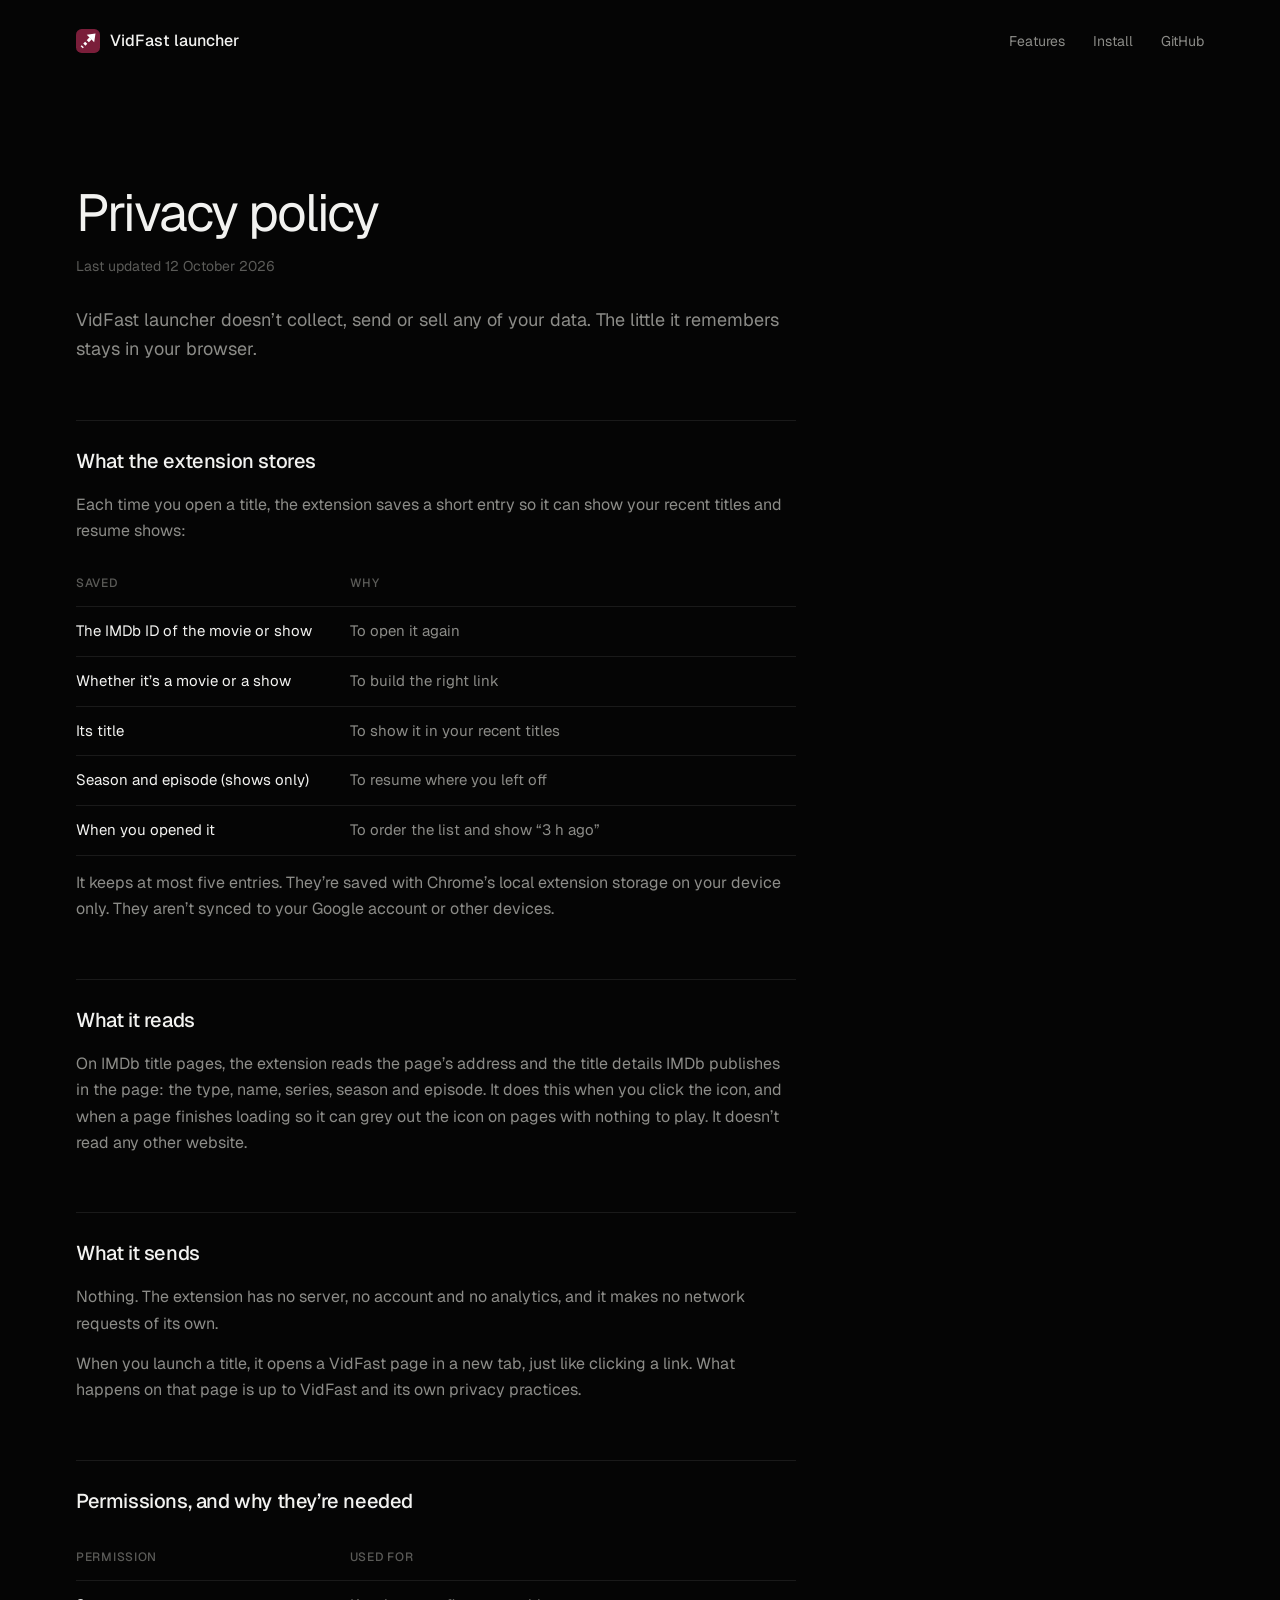
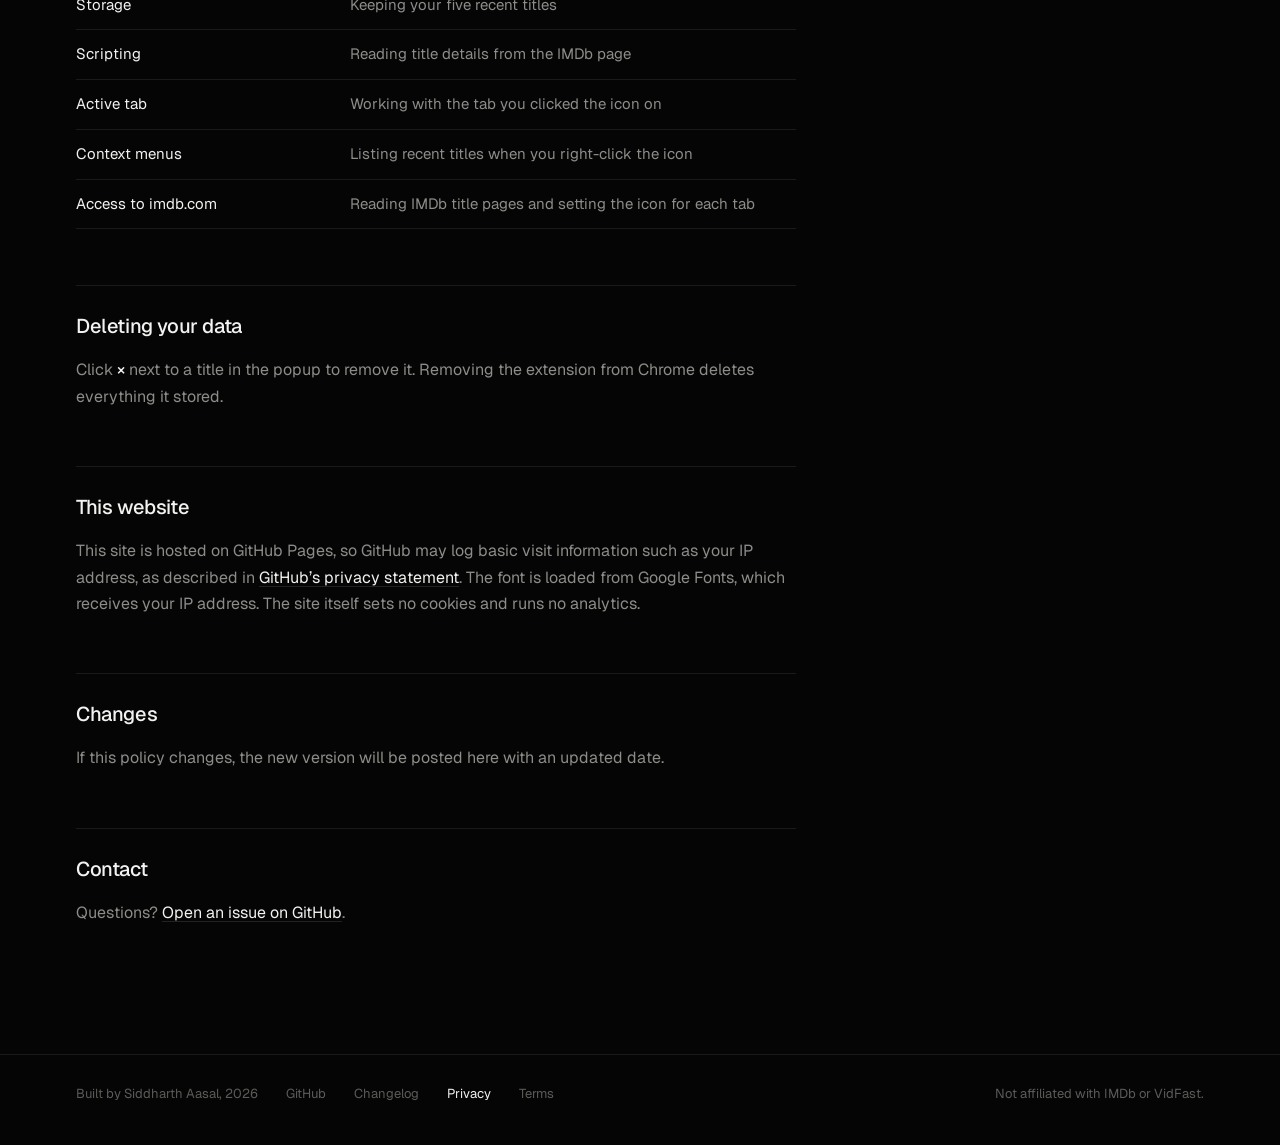
<file: docs/privacy.html>
<!doctype html>
<html lang="en">
<head>
  <meta charset="utf-8">
  <meta name="viewport" content="width=device-width, initial-scale=1">
  <title>Privacy policy · VidFast launcher</title>
  <meta name="description" content="VidFast launcher collects nothing. What it stores stays in your browser.">
  <meta name="theme-color" content="#050505">
  <meta property="og:type" content="website">
  <meta property="og:url" content="https://siddharthaasal.github.io/imdb-to-vidfast/privacy.html">
  <meta property="og:image" content="https://siddharthaasal.github.io/imdb-to-vidfast/og.png">
  <meta property="og:image:width" content="1200">
  <meta property="og:image:height" content="630">
  <meta property="og:image:alt" content="VidFast launcher: imdb.com/title/tt0111161 becomes vidfast.pro/movie/tt0111161. Any IMDb title, one click from playing.">
  <meta name="twitter:card" content="summary_large_image">
  <link rel="icon" href="data:image/svg+xml,%3Csvg xmlns='http://www.w3.org/2000/svg' viewBox='0 0 128 128'%3E%3Crect width='128' height='128' rx='30' fill='%237A1E3A'/%3E%3Cg fill='%23fff'%3E%3Cpolygon points='104,24 96.93,70.67 57.33,31.07'/%3E%3Cpolygon points='83.49,55.82 68.64,70.67 57.33,59.36 72.18,44.51'/%3E%3Cpolygon points='60.16,79.15 50.26,89.05 38.95,77.74 48.85,67.84'/%3E%3Cpolygon points='41.77,97.54 36.12,103.2 24.8,91.88 30.46,86.23'/%3E%3C/g%3E%3C/svg%3E">
  <link rel="preconnect" href="https://fonts.googleapis.com">
  <link rel="preconnect" href="https://fonts.gstatic.com" crossorigin>
  <link href="https://fonts.googleapis.com/css2?family=Geist:wght@400;500&display=swap" rel="stylesheet">
  <link rel="stylesheet" href="page.css">
</head>
<body>

  <header class="wrap bar">
    <a class="brand" href="./">
      <svg width="24" height="24" viewBox="0 0 128 128" aria-hidden="true">
        <rect width="128" height="128" rx="30" fill="#7A1E3A"/>
        <g fill="#fff">
          <polygon points="104,24 96.93,70.67 57.33,31.07"/>
          <polygon points="83.49,55.82 68.64,70.67 57.33,59.36 72.18,44.51"/>
          <polygon points="60.16,79.15 50.26,89.05 38.95,77.74 48.85,67.84"/>
          <polygon points="41.77,97.54 36.12,103.2 24.8,91.88 30.46,86.23"/>
        </g>
      </svg>
      VidFast launcher
    </a>
    <nav>
      <a class="hide-sm" href="./#features">Features</a>
      <a class="hide-sm" href="./#install">Install</a>
      <a href="https://github.com/siddharthaasal/imdb-to-vidfast">GitHub</a>
    </nav>
  </header>

  <main class="wrap">
    <article class="doc">
      <h1>Privacy policy</h1>
      <p class="updated">Last updated 12 October 2026</p>
      <p class="intro">VidFast launcher doesn’t collect, send or sell any of your data. The little it remembers stays in your browser.</p>

      <h2>What the extension stores</h2>
      <p>Each time you open a title, the extension saves a short entry so it can show your recent titles and resume shows:</p>
      <table class="table">
        <thead><tr><th>Saved</th><th>Why</th></tr></thead>
        <tbody>
          <tr><td>The IMDb ID of the movie or show</td><td>To open it again</td></tr>
          <tr><td>Whether it’s a movie or a show</td><td>To build the right link</td></tr>
          <tr><td>Its title</td><td>To show it in your recent titles</td></tr>
          <tr><td>Season and episode (shows only)</td><td>To resume where you left off</td></tr>
          <tr><td>When you opened it</td><td>To order the list and show “3 h ago”</td></tr>
        </tbody>
      </table>
      <p>It keeps at most five entries. They’re saved with Chrome’s local extension storage on your device only. They aren’t synced to your Google account or other devices.</p>

      <h2>What it reads</h2>
      <p>On IMDb title pages, the extension reads the page’s address and the title details IMDb publishes in the page: the type, name, series, season and episode. It does this when you click the icon, and when a page finishes loading so it can grey out the icon on pages with nothing to play. It doesn’t read any other website.</p>

      <h2>What it sends</h2>
      <p>Nothing. The extension has no server, no account and no analytics, and it makes no network requests of its own.</p>
      <p>When you launch a title, it opens a VidFast page in a new tab, just like clicking a link. What happens on that page is up to VidFast and its own privacy practices.</p>

      <h2>Permissions, and why they’re needed</h2>
      <table class="table">
        <thead><tr><th>Permission</th><th>Used for</th></tr></thead>
        <tbody>
          <tr><td>Storage</td><td>Keeping your five recent titles</td></tr>
          <tr><td>Scripting</td><td>Reading title details from the IMDb page</td></tr>
          <tr><td>Active tab</td><td>Working with the tab you clicked the icon on</td></tr>
          <tr><td>Context menus</td><td>Listing recent titles when you right-click the icon</td></tr>
          <tr><td>Access to imdb.com</td><td>Reading IMDb title pages and setting the icon for each tab</td></tr>
        </tbody>
      </table>

      <h2>Deleting your data</h2>
      <p>Click <strong>×</strong> next to a title in the popup to remove it. Removing the extension from Chrome deletes everything it stored.</p>

      <h2>This website</h2>
      <p>This site is hosted on GitHub Pages, so GitHub may log basic visit information such as your IP address, as described in <a href="https://docs.github.com/en/site-policy/privacy-policies/github-general-privacy-statement">GitHub’s privacy statement</a>. The font is loaded from Google Fonts, which receives your IP address. The site itself sets no cookies and runs no analytics.</p>

      <h2>Changes</h2>
      <p>If this policy changes, the new version will be posted here with an updated date.</p>

      <h2>Contact</h2>
      <p>Questions? <a href="https://github.com/siddharthaasal/imdb-to-vidfast/issues">Open an issue on GitHub</a>.</p>
    </article>
  </main>

  <footer>
    <div class="wrap">
      <span>Built by Siddharth Aasal, 2026</span>
      <a href="https://github.com/siddharthaasal/imdb-to-vidfast">GitHub</a>
      <a href="changelog.html">Changelog</a>
      <a href="privacy.html" aria-current="page">Privacy</a>
      <a href="terms.html">Terms</a>
      <span class="end">Not affiliated with IMDb or VidFast.</span>
    </div>
  </footer>

</body>
</html>
</file>
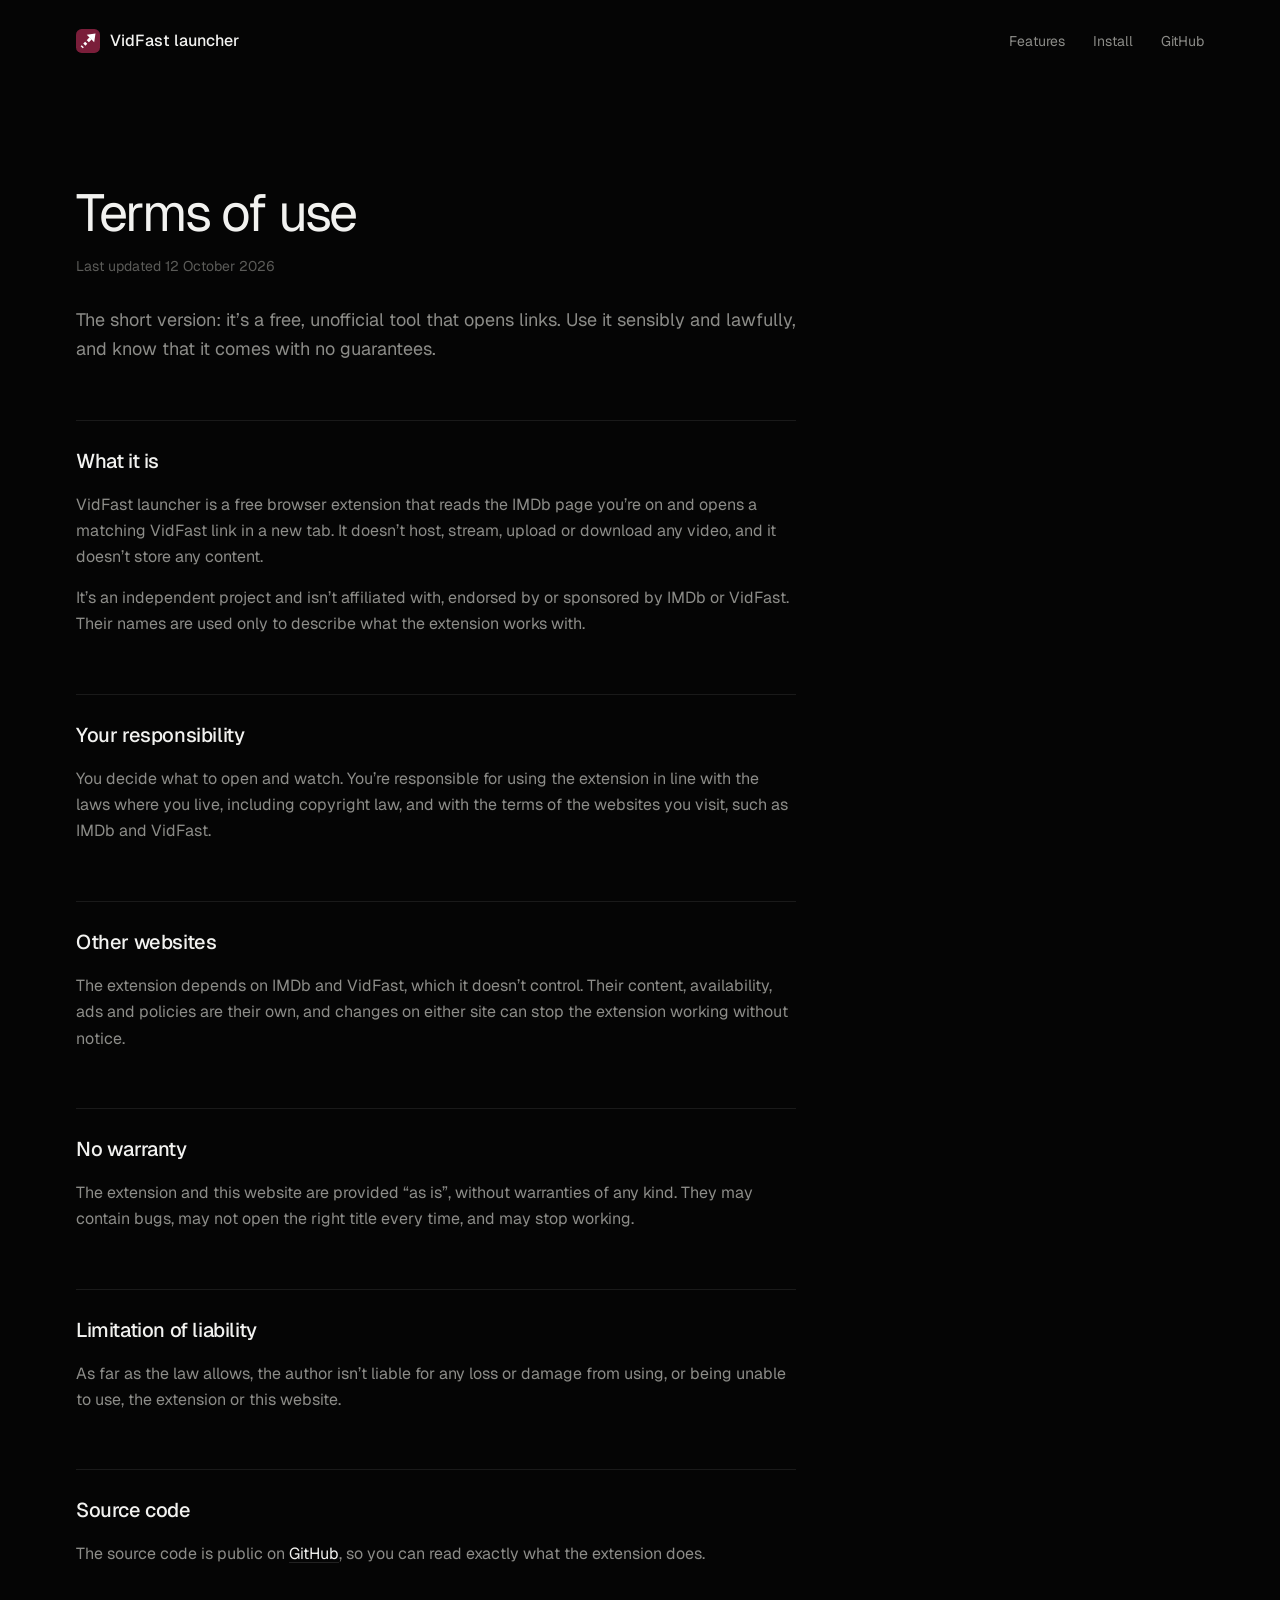
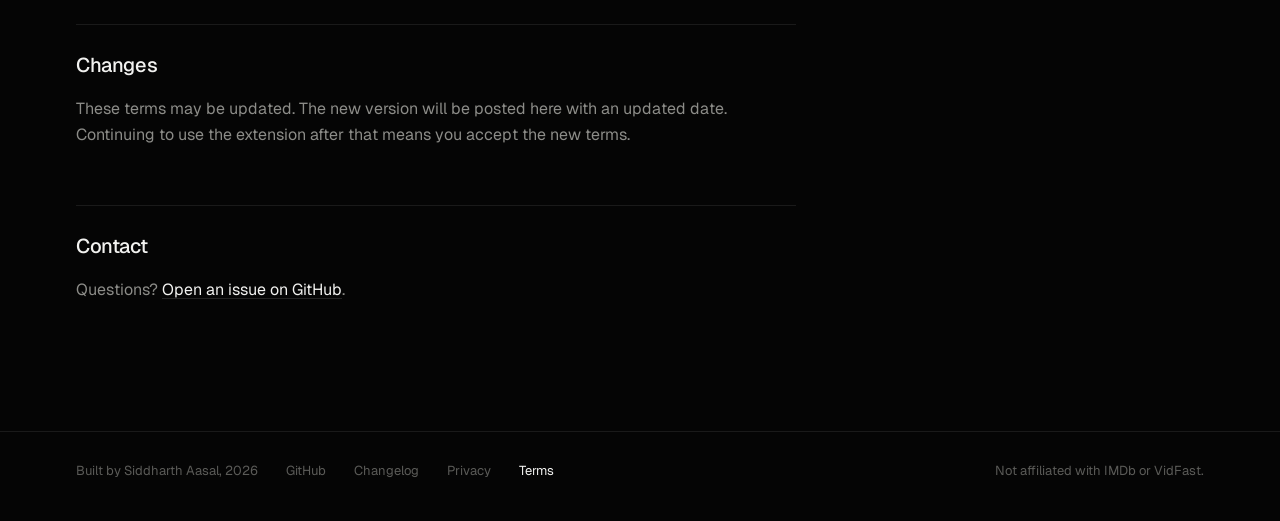
<file: docs/terms.html>
<!doctype html>
<html lang="en">
<head>
  <meta charset="utf-8">
  <meta name="viewport" content="width=device-width, initial-scale=1">
  <title>Terms of use · VidFast launcher</title>
  <meta name="description" content="Terms of use for the VidFast launcher Chrome extension and website.">
  <meta name="theme-color" content="#050505">
  <meta property="og:type" content="website">
  <meta property="og:url" content="https://siddharthaasal.github.io/imdb-to-vidfast/terms.html">
  <meta property="og:image" content="https://siddharthaasal.github.io/imdb-to-vidfast/og.png">
  <meta property="og:image:width" content="1200">
  <meta property="og:image:height" content="630">
  <meta property="og:image:alt" content="VidFast launcher: imdb.com/title/tt0111161 becomes vidfast.pro/movie/tt0111161. Any IMDb title, one click from playing.">
  <meta name="twitter:card" content="summary_large_image">
  <link rel="icon" href="data:image/svg+xml,%3Csvg xmlns='http://www.w3.org/2000/svg' viewBox='0 0 128 128'%3E%3Crect width='128' height='128' rx='30' fill='%237A1E3A'/%3E%3Cg fill='%23fff'%3E%3Cpolygon points='104,24 96.93,70.67 57.33,31.07'/%3E%3Cpolygon points='83.49,55.82 68.64,70.67 57.33,59.36 72.18,44.51'/%3E%3Cpolygon points='60.16,79.15 50.26,89.05 38.95,77.74 48.85,67.84'/%3E%3Cpolygon points='41.77,97.54 36.12,103.2 24.8,91.88 30.46,86.23'/%3E%3C/g%3E%3C/svg%3E">
  <link rel="preconnect" href="https://fonts.googleapis.com">
  <link rel="preconnect" href="https://fonts.gstatic.com" crossorigin>
  <link href="https://fonts.googleapis.com/css2?family=Geist:wght@400;500&display=swap" rel="stylesheet">
  <link rel="stylesheet" href="page.css">
</head>
<body>

  <header class="wrap bar">
    <a class="brand" href="./">
      <svg width="24" height="24" viewBox="0 0 128 128" aria-hidden="true">
        <rect width="128" height="128" rx="30" fill="#7A1E3A"/>
        <g fill="#fff">
          <polygon points="104,24 96.93,70.67 57.33,31.07"/>
          <polygon points="83.49,55.82 68.64,70.67 57.33,59.36 72.18,44.51"/>
          <polygon points="60.16,79.15 50.26,89.05 38.95,77.74 48.85,67.84"/>
          <polygon points="41.77,97.54 36.12,103.2 24.8,91.88 30.46,86.23"/>
        </g>
      </svg>
      VidFast launcher
    </a>
    <nav>
      <a class="hide-sm" href="./#features">Features</a>
      <a class="hide-sm" href="./#install">Install</a>
      <a href="https://github.com/siddharthaasal/imdb-to-vidfast">GitHub</a>
    </nav>
  </header>

  <main class="wrap">
    <article class="doc">
      <h1>Terms of use</h1>
      <p class="updated">Last updated 12 October 2026</p>
      <p class="intro">The short version: it’s a free, unofficial tool that opens links. Use it sensibly and lawfully, and know that it comes with no guarantees.</p>

      <h2>What it is</h2>
      <p>VidFast launcher is a free browser extension that reads the IMDb page you’re on and opens a matching VidFast link in a new tab. It doesn’t host, stream, upload or download any video, and it doesn’t store any content.</p>
      <p>It’s an independent project and isn’t affiliated with, endorsed by or sponsored by IMDb or VidFast. Their names are used only to describe what the extension works with.</p>

      <h2>Your responsibility</h2>
      <p>You decide what to open and watch. You’re responsible for using the extension in line with the laws where you live, including copyright law, and with the terms of the websites you visit, such as IMDb and VidFast.</p>

      <h2>Other websites</h2>
      <p>The extension depends on IMDb and VidFast, which it doesn’t control. Their content, availability, ads and policies are their own, and changes on either site can stop the extension working without notice.</p>

      <h2>No warranty</h2>
      <p>The extension and this website are provided “as is”, without warranties of any kind. They may contain bugs, may not open the right title every time, and may stop working.</p>

      <h2>Limitation of liability</h2>
      <p>As far as the law allows, the author isn’t liable for any loss or damage from using, or being unable to use, the extension or this website.</p>

      <h2>Source code</h2>
      <p>The source code is public on <a href="https://github.com/siddharthaasal/imdb-to-vidfast">GitHub</a>, so you can read exactly what the extension does.</p>

      <h2>Changes</h2>
      <p>These terms may be updated. The new version will be posted here with an updated date. Continuing to use the extension after that means you accept the new terms.</p>

      <h2>Contact</h2>
      <p>Questions? <a href="https://github.com/siddharthaasal/imdb-to-vidfast/issues">Open an issue on GitHub</a>.</p>
    </article>
  </main>

  <footer>
    <div class="wrap">
      <span>Built by Siddharth Aasal, 2026</span>
      <a href="https://github.com/siddharthaasal/imdb-to-vidfast">GitHub</a>
      <a href="changelog.html">Changelog</a>
      <a href="privacy.html">Privacy</a>
      <a href="terms.html" aria-current="page">Terms</a>
      <span class="end">Not affiliated with IMDb or VidFast.</span>
    </div>
  </footer>

</body>
</html>
</file>
<file: docs/page.css>
/* Shared styles for the text pages (changelog, privacy, terms).
   Tokens match index.html: dark only, Geist throughout. */

:root {
  color-scheme: dark;
  --bg: #050505;
  --panel: #0e0e0e;
  --raised: #161616;
  --line: #222222;
  --line-soft: #1a1a1a;
  --text: #f2f2f0;
  --muted: #8c8c88;
  --dim: #5b5b58;
  --brand: #7a1e3a;
  --brand-light: #e48aa4;
  --font: 'Geist', -apple-system, BlinkMacSystemFont, 'Segoe UI', system-ui, sans-serif;
  --gutter: clamp(16px, 4.5vw, 56px);
}

*, *::before, *::after { box-sizing: border-box; }

html { -webkit-text-size-adjust: 100%; }

body {
  margin: 0;
  background: var(--bg);
  color: var(--text);
  font: 400 16px/1.65 var(--font);
  -webkit-font-smoothing: antialiased;
}

a { color: inherit; }

.wrap {
  max-width: 1240px;
  margin: 0 auto;
  padding: 0 var(--gutter);
}

/* Top bar (same as the home page) */

.bar {
  display: flex;
  align-items: center;
  gap: 12px;
  padding-top: 28px;
  padding-bottom: 28px;
}

.brand {
  display: flex;
  align-items: center;
  gap: 10px;
  font-weight: 500;
  text-decoration: none;
}

.brand svg { display: block; flex: none; }

.bar nav {
  margin-left: auto;
  display: flex;
  gap: 28px;
  font-size: 14px;
  color: var(--muted);
}

.bar nav a { text-decoration: none; }
.bar nav a:hover, .bar nav a[aria-current="page"] { color: var(--text); }

/* Article */

.doc {
  max-width: 720px;
  padding-top: clamp(48px, 8vw, 104px);
  padding-bottom: clamp(80px, 10vw, 136px);
}

.doc h1 {
  margin: 0;
  font-size: clamp(34px, 4.2vw, 52px);
  font-weight: 400;
  line-height: 1.08;
  letter-spacing: -0.035em;
}

.doc .updated {
  margin: 14px 0 0;
  color: var(--dim);
  font-size: 14px;
}

.doc .intro {
  margin: 28px 0 0;
  color: var(--muted);
  font-size: 18px;
  line-height: 1.6;
}

.doc h2 {
  margin: 56px 0 0;
  padding-top: 24px;
  border-top: 1px solid var(--line-soft);
  font-size: 20px;
  font-weight: 500;
  letter-spacing: -0.02em;
}

.doc p,
.doc li {
  color: var(--muted);
  font-size: 16px;
}

.doc p { margin: 14px 0 0; }

.doc ul {
  margin: 14px 0 0;
  padding-left: 20px;
}

.doc li { margin: 6px 0; padding-left: 4px; }
.doc li::marker { color: var(--dim); }

.doc strong { color: var(--text); font-weight: 500; }

.doc a {
  color: var(--text);
  text-decoration: underline;
  text-decoration-color: var(--line);
  text-underline-offset: 3px;
}

.doc a:hover { text-decoration-color: currentColor; }

.chip {
  padding: 1px 7px;
  border: 1px solid var(--line);
  border-radius: 6px;
  background: var(--raised);
  color: var(--text);
  font-size: 14px;
  white-space: nowrap;
}

/* Data table (privacy) */

.table {
  width: 100%;
  margin-top: 18px;
  border-collapse: collapse;
  font-size: 15px;
}

.table th,
.table td {
  padding: 12px 0;
  border-bottom: 1px solid var(--line-soft);
  text-align: left;
  vertical-align: top;
}

.table th {
  color: var(--dim);
  font-size: 12px;
  font-weight: 500;
  letter-spacing: 0.06em;
  text-transform: uppercase;
}

.table td:first-child { width: 38%; padding-right: 20px; color: var(--text); }
.table td:last-child { color: var(--muted); }

/* Changelog */

.release {
  display: grid;
  grid-template-columns: 160px minmax(0, 1fr);
  gap: 8px 40px;
  margin-top: 56px;
  padding-top: 28px;
  border-top: 1px solid var(--line-soft);
}

.release-meta { color: var(--dim); font-size: 14px; }
.release-meta strong { display: block; color: var(--text); font-size: 16px; font-weight: 500; }

.release h2 {
  margin: 0;
  padding: 0;
  border: 0;
}

.release ul { margin-top: 12px; }

.tag {
  display: inline-block;
  margin-top: 8px;
  padding: 2px 8px;
  border-radius: 999px;
  font-size: 12px;
  font-weight: 500;
}

.tag-current { background: var(--brand); color: #fff; }
.tag-next { border: 1px solid var(--line); color: var(--muted); }

.doc .planned {
  margin: 16px 0 0;
  padding: 0;
  list-style: none;
}

.planned li {
  margin: 0;
  padding: 16px 0;
  border-bottom: 1px solid var(--line-soft);
}

.planned li:first-child { padding-top: 4px; }
.planned strong { display: block; margin-bottom: 2px; }

/* Footer */

footer { border-top: 1px solid var(--line-soft); }

footer .wrap {
  display: flex;
  flex-wrap: wrap;
  gap: 8px 28px;
  padding-top: 28px;
  padding-bottom: 40px;
  color: var(--dim);
  font-size: 13px;
}

footer a { text-decoration: none; }
footer a:hover, footer a[aria-current="page"] { color: var(--text); }
footer .end { margin-left: auto; }

:focus-visible {
  outline: 2px solid var(--brand-light);
  outline-offset: 4px;
  border-radius: 6px;
}

@media (max-width: 640px) {
  .bar nav .hide-sm { display: none; }
  .release { grid-template-columns: 1fr; gap: 4px; }
  .table td:first-child { width: 44%; }
  footer .end { margin-left: 0; }
}
</file>
